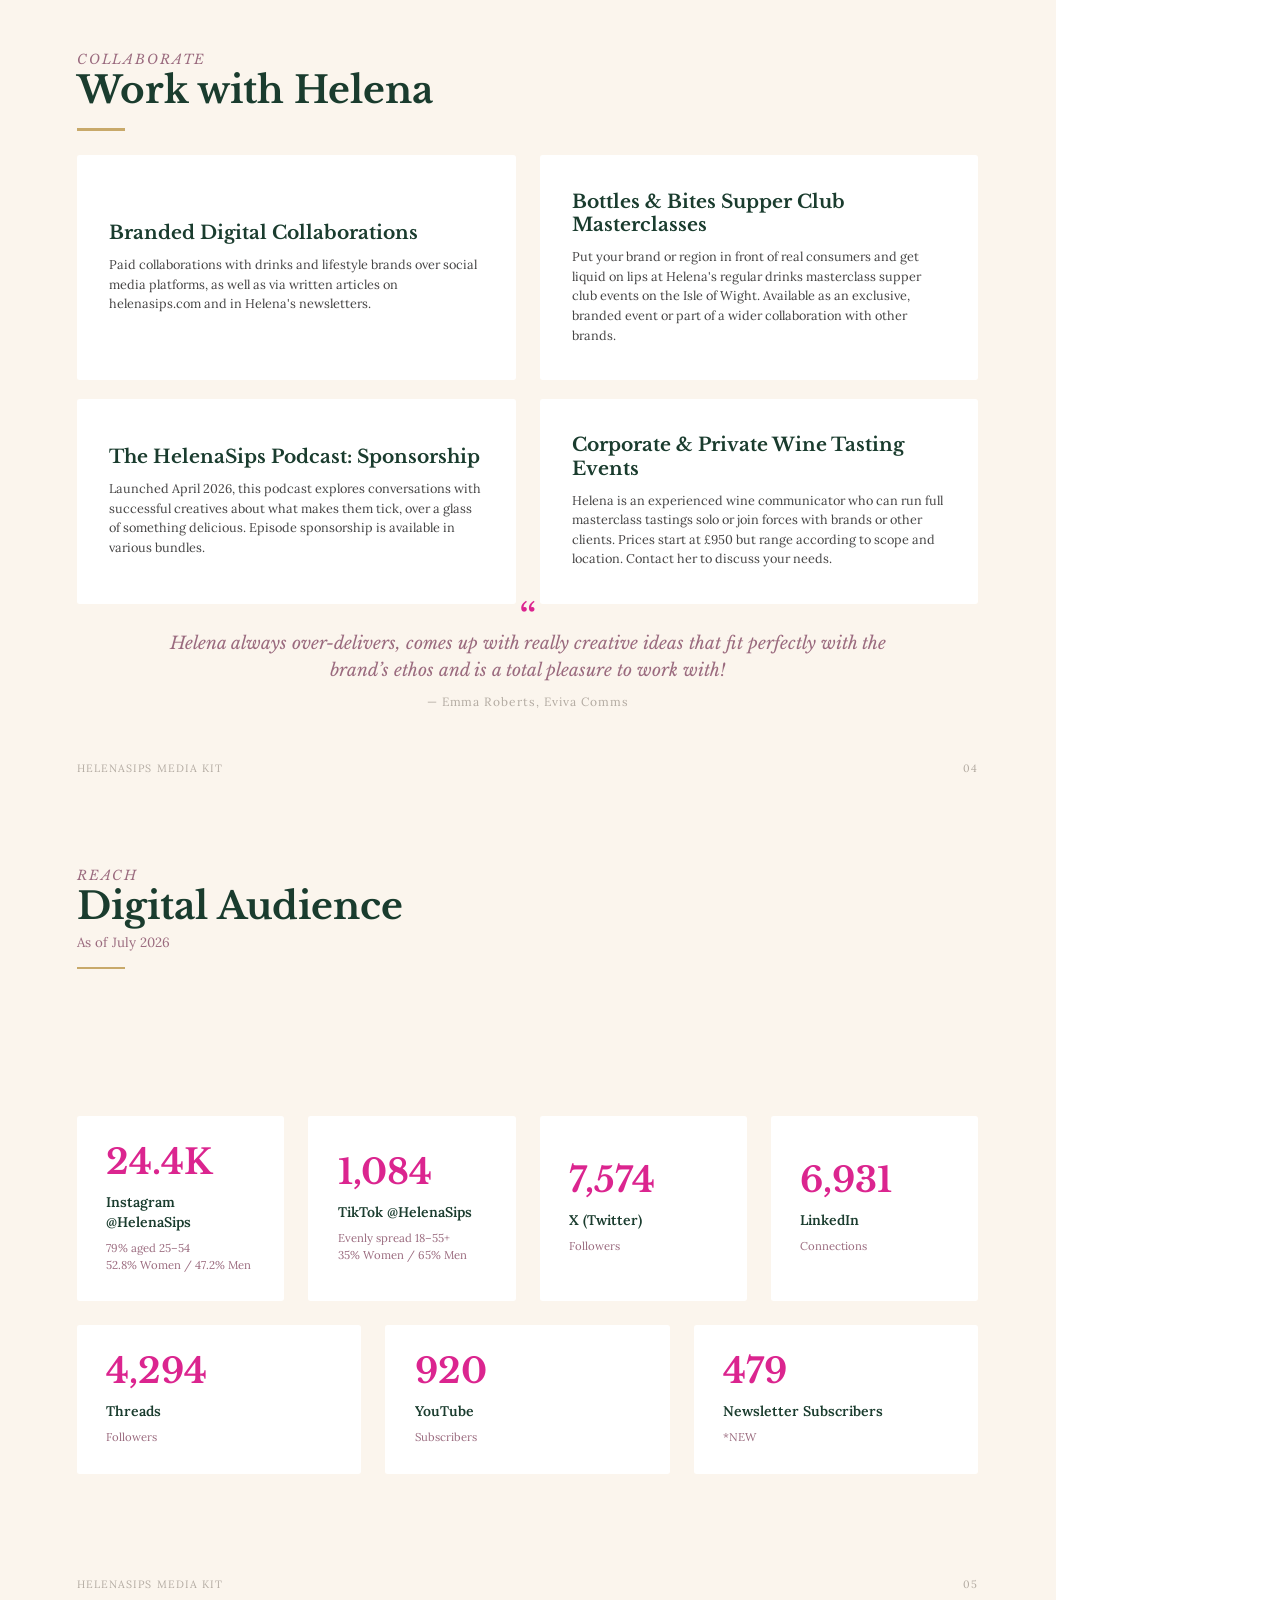
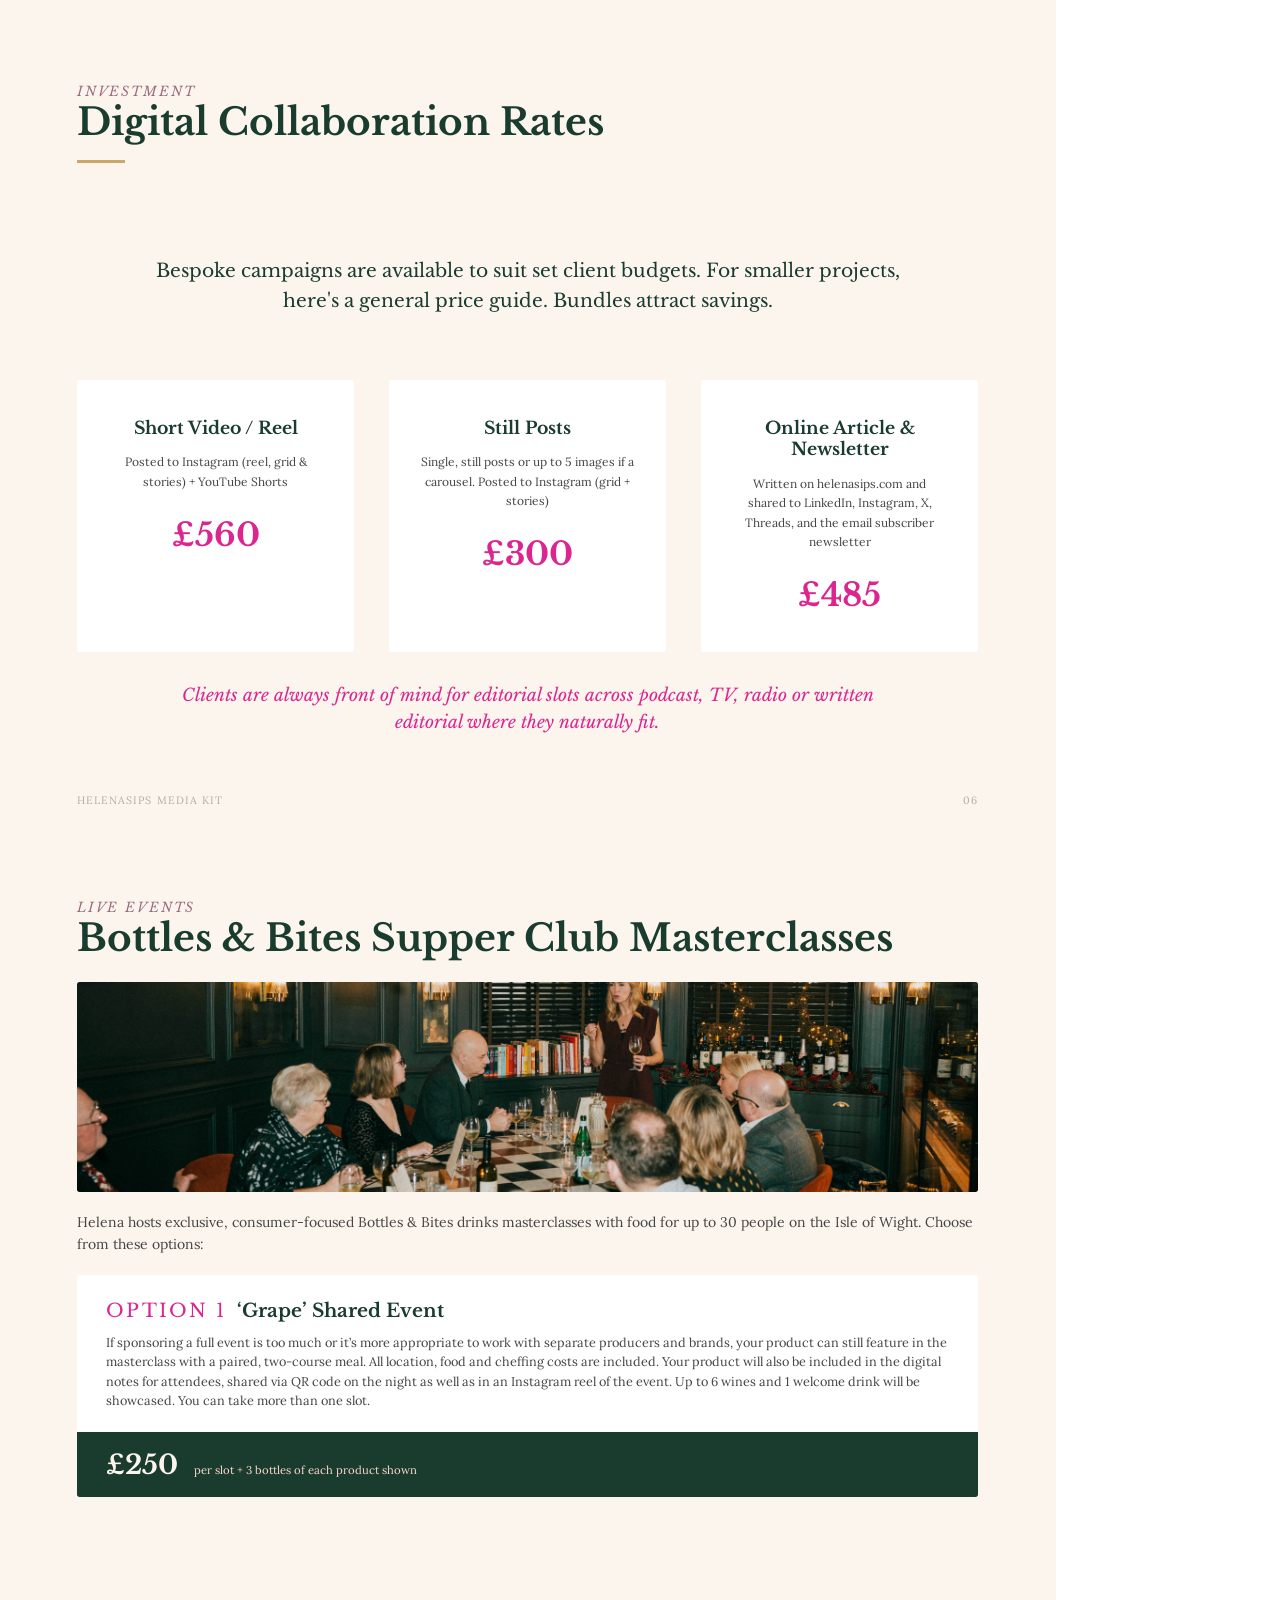
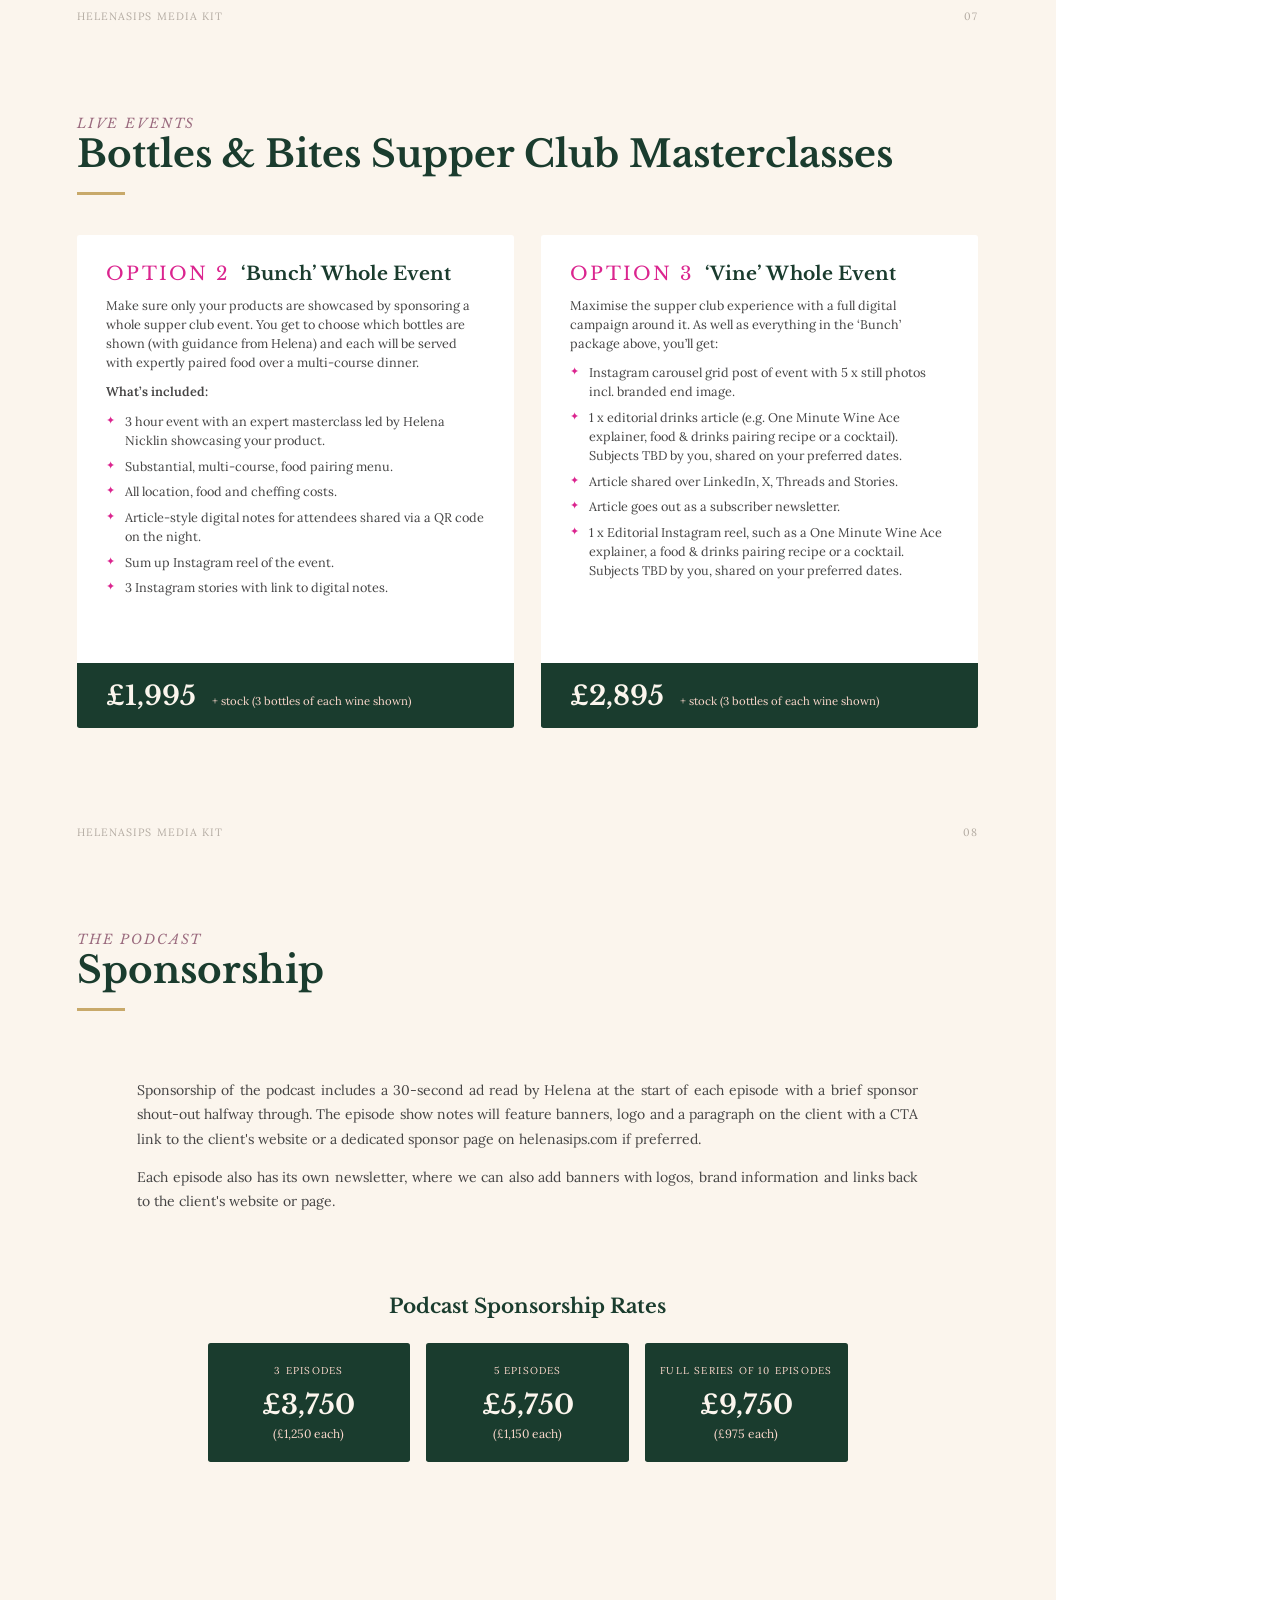
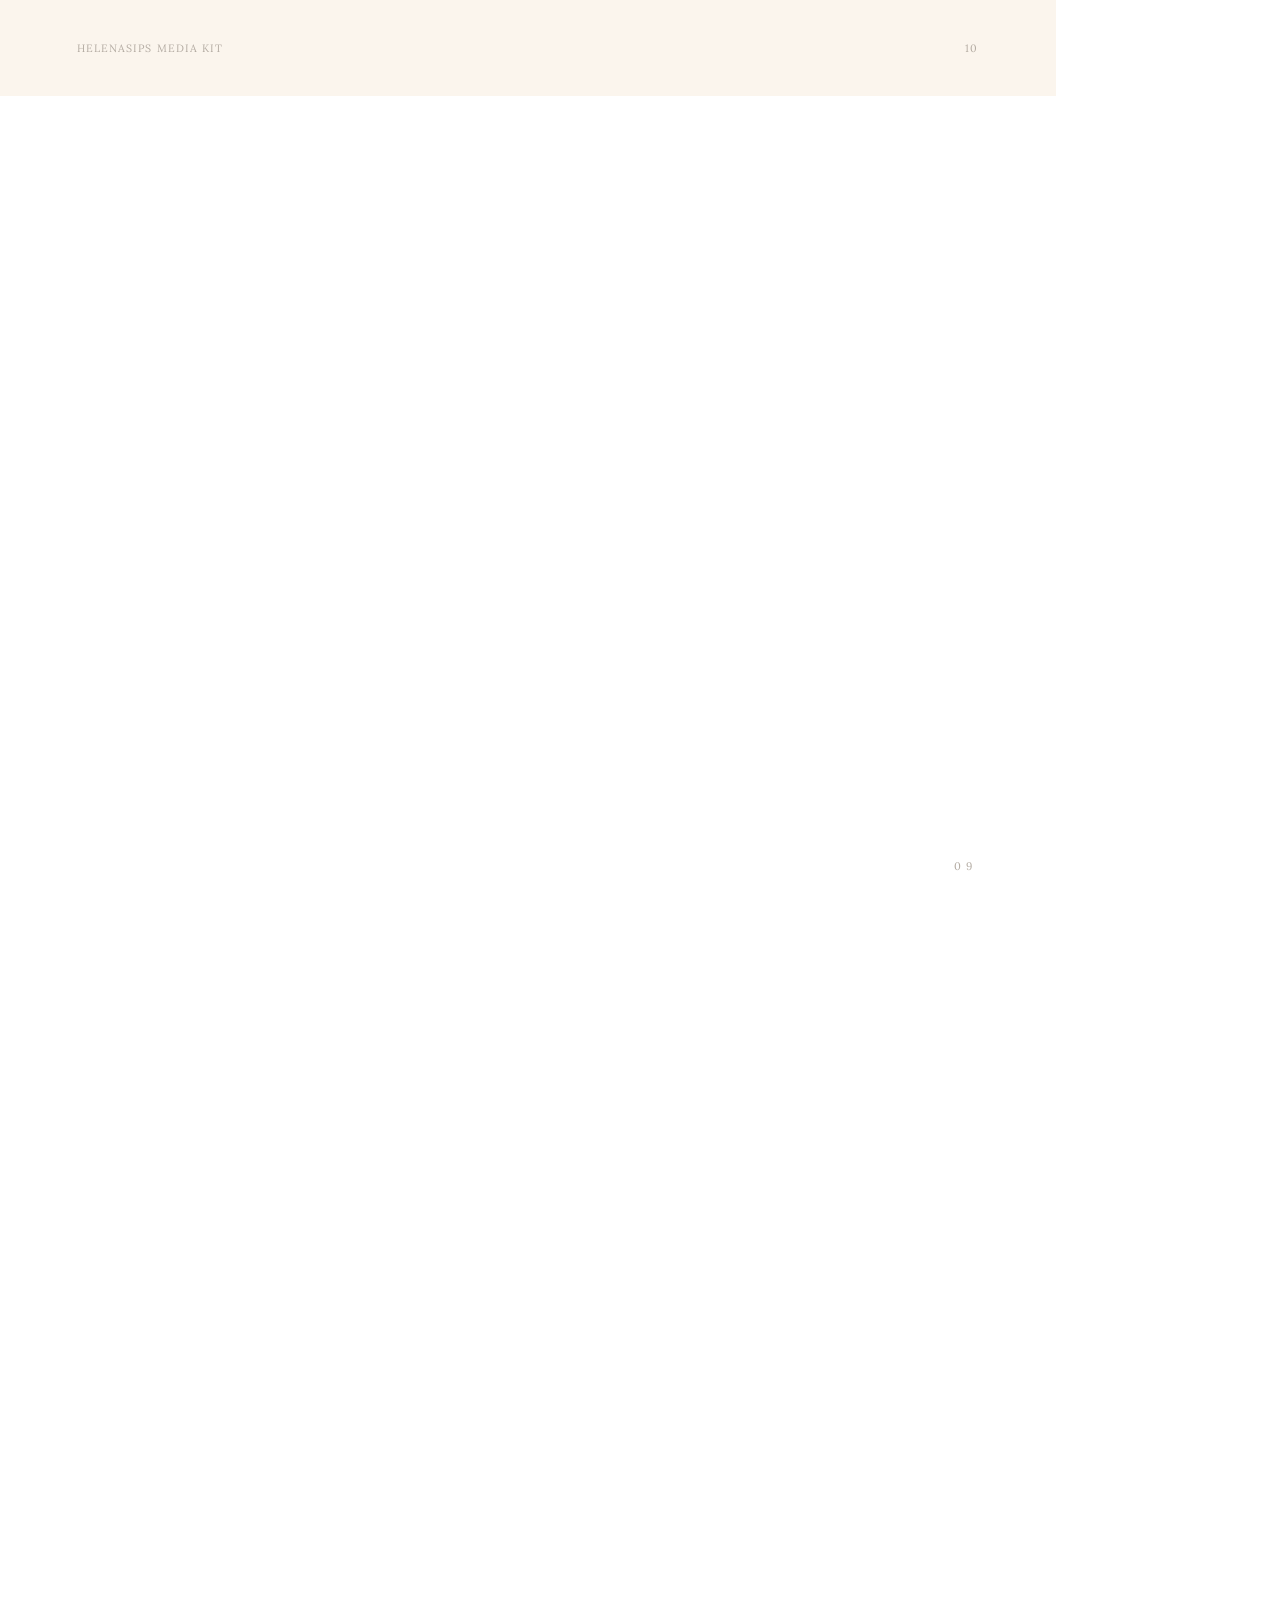
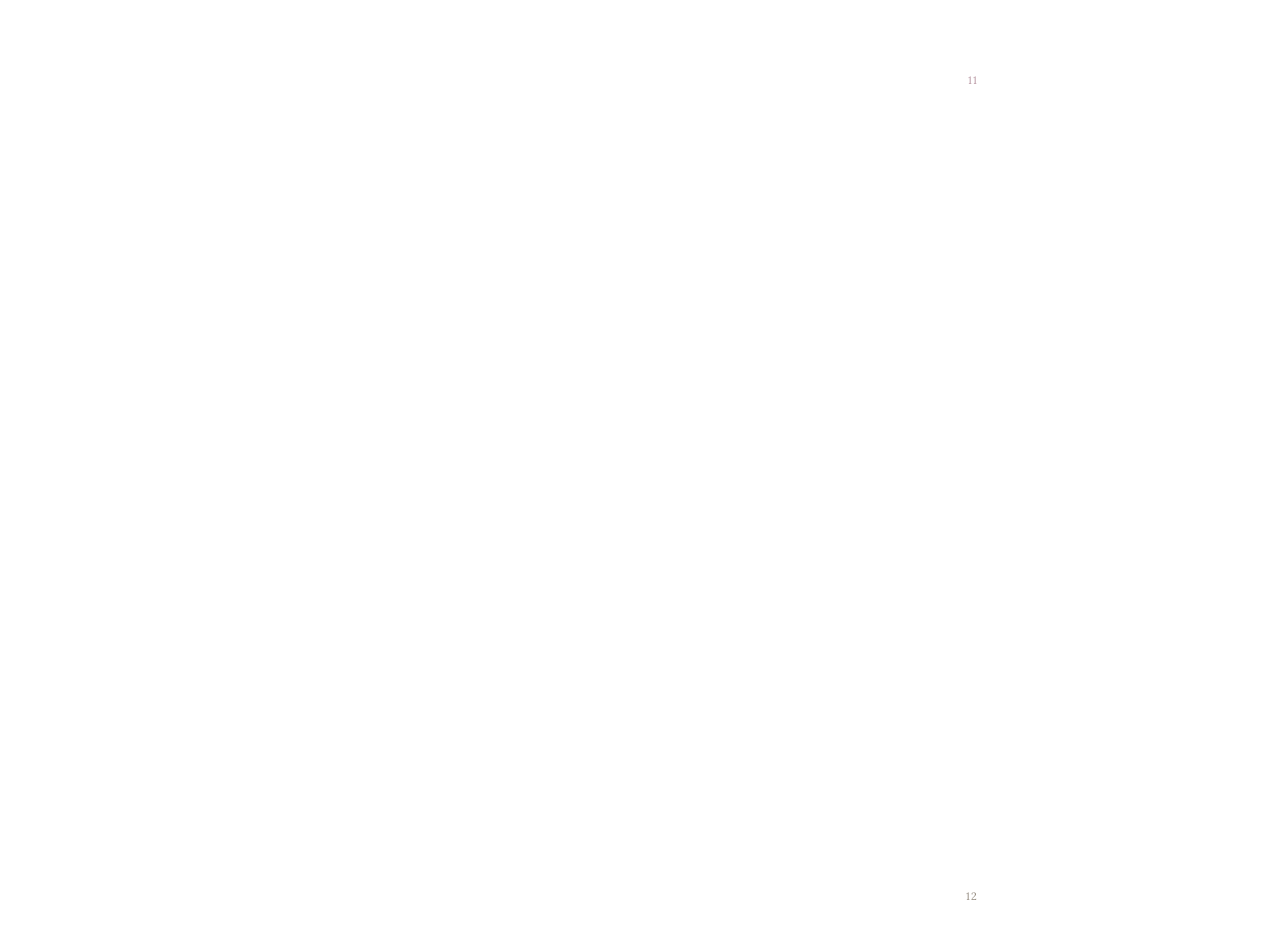
<file: scripts/media-kit-pdf/pages.html>
<!doctype html>
<html>
<head>
<meta charset="utf-8">
<title>Media Kit pages</title>
<link href="https://fonts.googleapis.com/css2?family=Libre+Baskerville:ital,wght@0,400;0,700;1,400&family=Lora:ital,wght@0,400;0,500;0,600;1,400&display=swap" rel="stylesheet">
<style>
  /* Rebuilt pages for public/media-kit/HelenaSips-Media-Pack-2026.pdf.
     Run scripts/media-kit-pdf/build.py to regenerate the PDF. */
  @page { size: 11in 8.5in; margin: 0; }
  :root {
    --bg: #fbf5ed; --green: #1a3c2e; --plum: #9a6a7e; --magenta: #db258f;
    --gold: #c8a96a; --text: #454444; --muted: #b3aba2; --peach: #fbd8cc;
  }
  * { box-sizing: border-box; margin: 0; padding: 0; }
  html, body { background: transparent; -webkit-print-color-adjust: exact; print-color-adjust: exact; }
  body { font-family: 'Lora', serif; color: var(--text); }
  .page { width: 792pt; height: 612pt; position: relative; overflow: hidden; background: var(--bg); page-break-after: always; break-after: page; }
  .page.overlay { background: transparent; }
  .inner { position: absolute; left: 57.6pt; right: 58.2pt; top: 38pt; bottom: 50pt; }
  .eyebrow { font-family: 'Libre Baskerville', serif; font-style: italic; font-size: 10pt; letter-spacing: .14em; text-transform: uppercase; color: var(--plum); }
  h1 { font-family: 'Libre Baskerville', serif; font-weight: 700; font-size: 28pt; line-height: 1.2; color: var(--green); }
  .sub { font-size: 10pt; color: var(--plum); margin-top: 4pt; }
  .rule { width: 36pt; height: 2pt; background: var(--gold); margin-top: 12pt; }
  h3 { font-family: 'Libre Baskerville', serif; font-weight: 700; font-size: 14pt; line-height: 1.25; color: var(--green); }
  p { font-size: 10pt; line-height: 1.6; }
  .card { background: #fff; border-radius: 2pt; }
  .footer { position: absolute; left: 57.6pt; right: 58.2pt; top: 571pt; display: flex; justify-content: space-between; font-size: 8pt; letter-spacing: .1em; color: var(--muted); text-transform: uppercase; }

  /* Work with Helena */
  .grid2 { display: grid; grid-template-columns: 1fr 1fr; gap: 14pt 18pt; margin-top: 18pt; height: 318pt; }
  .grid2 .card { padding: 26pt 24pt; display: flex; flex-direction: column; justify-content: center; }
  .grid2 h3 { margin-bottom: 8pt; }
  .grid2 p { font-size: 9.5pt; line-height: 1.55; }
  .client-quote { text-align: center; margin: 22pt auto 0; max-width: 560pt; }
  .client-quote .mark { font-family: 'Libre Baskerville', serif; font-size: 30pt; line-height: .6; color: var(--magenta); display: block; height: 16pt; }
  .client-quote q { quotes: none; font-family: 'Libre Baskerville', serif; font-style: italic; font-size: 13pt; line-height: 1.55; color: var(--plum); display: block; }
  .client-quote .who { margin-top: 8pt; font-size: 9pt; letter-spacing: .08em; color: var(--muted); }

  /* Audience */
  .stats { margin-top: 110pt; display: grid; gap: 18pt; }
  .stats.four { grid-template-columns: repeat(4, 1fr); }
  .stats.three { grid-template-columns: repeat(3, 1fr); margin-top: 18pt; }
  .stat { padding: 20pt 22pt; min-height: 112pt; display: flex; flex-direction: column; justify-content: center; }
  .stat .num { font-family: 'Libre Baskerville', serif; font-weight: 700; font-size: 26pt; color: var(--magenta); line-height: 1.1; }
  .stat .plat { font-weight: 600; font-size: 10.5pt; color: var(--green); margin-top: 8pt; line-height: 1.45; }
  .stat .detail { font-size: 8.5pt; color: var(--plum); margin-top: 6pt; line-height: 1.5; }

  /* Rates */
  .lede { font-family: 'Libre Baskerville', serif; font-size: 14pt; line-height: 1.6; color: var(--green); text-align: center; max-width: 560pt; margin: 70pt auto 0; }
  .rates { display: grid; grid-template-columns: repeat(3, 1fr); gap: 26pt; margin-top: 48pt; }
  .rate { padding: 28pt 24pt; text-align: center; min-height: 180pt; }
  .rate h3 { font-size: 13pt; margin-bottom: 10pt; }
  .rate p { font-size: 9pt; line-height: 1.6; }
  .rate .price { font-family: 'Libre Baskerville', serif; font-weight: 700; font-size: 24pt; color: var(--magenta); margin-top: 18pt; }
  .quote { font-family: 'Libre Baskerville', serif; font-style: italic; font-size: 13pt; line-height: 1.6; color: var(--magenta); text-align: center; max-width: 560pt; margin: 22pt auto 0; }

  /* Supper club */
  .photo { width: 100%; height: 158pt; object-fit: cover; object-position: center 35%; border-radius: 2pt; margin-top: 16pt; display: block; }
  .intro { margin-top: 14pt; font-size: 10.5pt; }
  .opt { margin-top: 14pt; display: flex; flex-direction: column; }
  .opt .body { padding: 18pt 22pt 16pt; flex: 1; }
  .opt .label { font-size: 8.5pt; letter-spacing: .14em; text-transform: uppercase; color: var(--magenta); margin-bottom: 4pt; }
  .opt h3 { margin-bottom: 8pt; }
  .opt h3 .num { color: var(--magenta); font-weight: 400; letter-spacing: .12em; text-transform: uppercase; margin-right: 8pt; }
  .opt .incl { font-weight: 600; margin-top: 8pt; }
  .opt p { font-size: 9.5pt; line-height: 1.55; }
  .opt ul { list-style: none; margin-top: 8pt; }
  .opt li { font-size: 9.5pt; line-height: 1.5; padding-left: 14pt; position: relative; margin-top: 5pt; }
  .opt li::before { content: '✦'; position: absolute; left: 0; top: 0; color: var(--magenta); font-size: 8pt; }
  .bar { background: var(--green); color: var(--bg); display: flex; align-items: baseline; gap: 12pt; padding: 12pt 22pt; border-radius: 0 0 2pt 2pt; }
  .bar .lbl { font-size: 10pt; }
  .bar .amt { font-family: 'Libre Baskerville', serif; font-weight: 700; font-size: 20pt; }
  .bar .stock { font-size: 8.5pt; color: var(--peach); }
  .cols { display: grid; grid-template-columns: 1fr 1fr; gap: 20pt; margin-top: 30pt; height: 370pt; }
  .cols .opt { margin-top: 0; }
  .cols .opt .body { padding: 24pt 26pt 18pt; }
  .cols .opt .body { padding: 20pt 22pt 14pt; }
  .cols .opt p, .cols .opt li { font-size: 9.5pt; line-height: 1.5; }
  .cols .opt li { margin-top: 5pt; }

  /* Podcast sponsorship */
  .spons { max-width: 586pt; margin: 50pt auto 0; }
  .spons p { font-size: 10.5pt; line-height: 1.75; text-align: justify; }
  .spons p + p { margin-top: 10pt; }
  .prates { text-align: center; margin-top: 60pt; }
  .prates h3 { font-size: 15pt; }
  .pboxes { display: grid; grid-template-columns: repeat(3, 1fr); gap: 12pt; width: 480pt; margin: 18pt auto 0; }
  .pbox { background: var(--green); color: var(--bg); border-radius: 2pt; padding: 16pt 10pt; text-align: center; }
  .pbox .lbl { font-size: 7.5pt; letter-spacing: .12em; text-transform: uppercase; color: var(--peach); }
  .pbox .amt { font-family: 'Libre Baskerville', serif; font-weight: 700; font-size: 20pt; margin-top: 8pt; }
  .pbox .each { font-size: 9pt; color: var(--peach); margin-top: 4pt; }

  /* Page-number patches for pages kept from the original PDF */
  .pnum { position: absolute; top: 571pt; right: 58.2pt; font-size: 8pt; letter-spacing: .1em; }
  .pnum.spaced { top: 572.4pt; right: 62.7pt; font-size: 8.25pt; letter-spacing: .45em; margin-right: -.45em; }
</style>
</head>
<body>

<!-- 04 Work with Helena -->
<section class="page">
  <div class="inner">
    <div class="eyebrow">Collaborate</div>
    <h1>Work with Helena</h1>
    <div class="rule"></div>
    <div class="grid2">
      <div class="card"><h3>Branded Digital Collaborations</h3><p>Paid collaborations with drinks and lifestyle brands over social media platforms, as well as via written articles on helenasips.com and in Helena's newsletters.</p></div>
      <div class="card"><h3>Bottles &amp; Bites Supper Club Masterclasses</h3><p>Put your brand or region in front of real consumers and get liquid on lips at Helena's regular drinks masterclass supper club events on the Isle of Wight. Available as an exclusive, branded event or part of a wider collaboration with other brands.</p></div>
      <div class="card"><h3>The HelenaSips Podcast: Sponsorship</h3><p>Launched April 2026, this podcast explores conversations with successful creatives about what makes them tick, over a glass of something delicious. Episode sponsorship is available in various bundles.</p></div>
      <div class="card"><h3>Corporate &amp; Private Wine Tasting Events</h3><p>Helena is an experienced wine communicator who can run full masterclass tastings solo or join forces with brands or other clients. Prices start at £950 but range according to scope and location. Contact her to discuss your needs.</p></div>
    </div>
    <div class="client-quote">
      <span class="mark">“</span>
      <q>Helena always over-delivers, comes up with really creative ideas that fit perfectly with the brand’s ethos and is a total pleasure to work with!</q>
      <div class="who">— Emma Roberts, Eviva Comms</div>
    </div>
  </div>
  <div class="footer"><span>HelenaSips Media Kit</span><span>04</span></div>
</section>

<!-- 05 Digital Audience -->
<section class="page">
  <div class="inner">
    <div class="eyebrow">Reach</div>
    <h1>Digital Audience</h1>
    <div class="sub">As of July 2026</div>
    <div class="rule"></div>
    <div class="stats four">
      <div class="card stat"><div class="num">24.4K</div><div class="plat">Instagram<br>@HelenaSips</div><div class="detail">79% aged 25–54<br>52.8% Women / 47.2% Men</div></div>
      <div class="card stat"><div class="num">1,084</div><div class="plat">TikTok @HelenaSips</div><div class="detail">Evenly spread 18–55+<br>35% Women / 65% Men</div></div>
      <div class="card stat"><div class="num">7,574</div><div class="plat">X (Twitter)</div><div class="detail">Followers</div></div>
      <div class="card stat"><div class="num">6,931</div><div class="plat">LinkedIn</div><div class="detail">Connections</div></div>
    </div>
    <div class="stats three">
      <div class="card stat"><div class="num">4,294</div><div class="plat">Threads</div><div class="detail">Followers</div></div>
      <div class="card stat"><div class="num">920</div><div class="plat">YouTube</div><div class="detail">Subscribers</div></div>
      <div class="card stat"><div class="num">479</div><div class="plat">Newsletter Subscribers</div><div class="detail">*NEW</div></div>
    </div>
  </div>
  <div class="footer"><span>HelenaSips Media Kit</span><span>05</span></div>
</section>

<!-- 06 Digital Collaboration Rates -->
<section class="page">
  <div class="inner">
    <div class="eyebrow">Investment</div>
    <h1>Digital Collaboration Rates</h1>
    <div class="rule"></div>
    <div class="lede">Bespoke campaigns are available to suit set client budgets. For smaller projects, here's a general price guide. Bundles attract savings.</div>
    <div class="rates">
      <div class="card rate"><h3>Short Video / Reel</h3><p>Posted to Instagram (reel, grid &amp; stories) + YouTube Shorts</p><div class="price">£560</div></div>
      <div class="card rate"><h3>Still Posts</h3><p>Single, still posts or up to 5 images if a carousel. Posted to Instagram (grid + stories)</p><div class="price">£300</div></div>
      <div class="card rate"><h3>Online Article &amp; Newsletter</h3><p>Written on helenasips.com and shared to LinkedIn, Instagram, X, Threads, and the email subscriber newsletter</p><div class="price">£485</div></div>
    </div>
    <div class="quote">Clients are always front of mind for editorial slots across podcast, TV, radio or written editorial where they naturally fit.</div>
  </div>
  <div class="footer"><span>HelenaSips Media Kit</span><span>06</span></div>
</section>

<!-- 07 Bottles & Bites: intro + Option 1 -->
<section class="page">
  <div class="inner">
    <div class="eyebrow">Live Events</div>
    <h1>Bottles &amp; Bites Supper Club Masterclasses</h1>
    <img class="photo" src="../../src/assets/private-wine-masterclass.jpeg" alt="">
    <p class="intro">Helena hosts exclusive, consumer-focused Bottles &amp; Bites drinks masterclasses with food for up to 30 people on the Isle of Wight. Choose from these options:</p>
    <div class="card opt">
      <div class="body">
        <h3><span class="num">Option 1</span>‘Grape’ Shared Event</h3>
        <p>If sponsoring a full event is too much or it’s more appropriate to work with separate producers and brands, your product can still feature in the masterclass with a paired, two-course meal. All location, food and cheffing costs are included. Your product will also be included in the digital notes for attendees, shared via QR code on the night as well as in an Instagram reel of the event. Up to 6 wines and 1 welcome drink will be showcased. You can take more than one slot.</p>
      </div>
      <div class="bar"><span class="amt">£250</span><span class="stock">per slot + 3 bottles of each product shown</span></div>
    </div>
  </div>
  <div class="footer"><span>HelenaSips Media Kit</span><span>07</span></div>
</section>

<!-- 08 Bottles & Bites: Options 2 & 3 -->
<section class="page">
  <div class="inner">
    <div class="eyebrow">Live Events</div>
    <h1>Bottles &amp; Bites Supper Club Masterclasses</h1>
    <div class="rule"></div>
    <div class="cols">
      <div class="card opt">
        <div class="body">
          <h3><span class="num">Option 2</span>‘Bunch’ Whole Event</h3>
          <p>Make sure only your products are showcased by sponsoring a whole supper club event. You get to choose which bottles are shown (with guidance from Helena) and each will be served with expertly paired food over a multi-course dinner.</p>
          <p class="incl">What’s included:</p>
          <ul>
            <li>3 hour event with an expert masterclass led by Helena Nicklin showcasing your product.</li>
            <li>Substantial, multi-course, food pairing menu.</li>
            <li>All location, food and cheffing costs.</li>
            <li>Article-style digital notes for attendees shared via a QR code on the night.</li>
            <li>Sum up Instagram reel of the event.</li>
            <li>3 Instagram stories with link to digital notes.</li>
          </ul>
        </div>
        <div class="bar"><span class="amt">£1,995</span><span class="stock">+ stock (3 bottles of each wine shown)</span></div>
      </div>
      <div class="card opt">
        <div class="body">
          <h3><span class="num">Option 3</span>‘Vine’ Whole Event</h3>
          <p>Maximise the supper club experience with a full digital campaign around it. As well as everything in the ‘Bunch’ package above, you’ll get:</p>
          <ul>
            <li>Instagram carousel grid post of event with 5 x still photos incl. branded end image.</li>
            <li>1 x editorial drinks article (e.g. One Minute Wine Ace explainer, food &amp; drinks pairing recipe or a cocktail). Subjects TBD by you, shared on your preferred dates.</li>
            <li>Article shared over LinkedIn, X, Threads and Stories.</li>
            <li>Article goes out as a subscriber newsletter.</li>
            <li>1 x Editorial Instagram reel, such as a One Minute Wine Ace explainer, a food &amp; drinks pairing recipe or a cocktail. Subjects TBD by you, shared on your preferred dates.</li>
          </ul>
        </div>
        <div class="bar"><span class="amt">£2,895</span><span class="stock">+ stock (3 bottles of each wine shown)</span></div>
      </div>
    </div>
  </div>
  <div class="footer"><span>HelenaSips Media Kit</span><span>08</span></div>
</section>

<!-- 10 Podcast Sponsorship -->
<section class="page">
  <div class="inner">
    <div class="eyebrow">The Podcast</div>
    <h1>Sponsorship</h1>
    <div class="rule"></div>
    <div class="spons">
      <p>Sponsorship of the podcast includes a 30-second ad read by Helena at the start of each episode with a brief sponsor shout-out halfway through. The episode show notes will feature banners, logo and a paragraph on the client with a CTA link to the client's website or a dedicated sponsor page on helenasips.com if preferred.</p>
      <p>Each episode also has its own newsletter, where we can also add banners with logos, brand information and links back to the client's website or page.</p>
    </div>
    <div class="prates">
      <h3>Podcast Sponsorship Rates</h3>
      <div class="pboxes">
        <div class="pbox"><div class="lbl">3 Episodes</div><div class="amt">£3,750</div><div class="each">(£1,250 each)</div></div>
        <div class="pbox"><div class="lbl">5 Episodes</div><div class="amt">£5,750</div><div class="each">(£1,150 each)</div></div>
        <div class="pbox"><div class="lbl">Full Series of 10 Episodes</div><div class="amt">£9,750</div><div class="each">(£975 each)</div></div>
      </div>
    </div>
  </div>
  <div class="footer"><span>HelenaSips Media Kit</span><span>10</span></div>
</section>

<!-- Page-number patches (transparent, laid over kept pages) -->
<section class="page overlay"><span class="pnum spaced" style="color:#b3aba2">09</span></section>
<section class="page overlay"><span class="pnum" style="color:#b6939f">11</span></section>
<section class="page overlay"><span class="pnum" style="color:#92897e">12</span></section>

</body>
</html>
</file>
